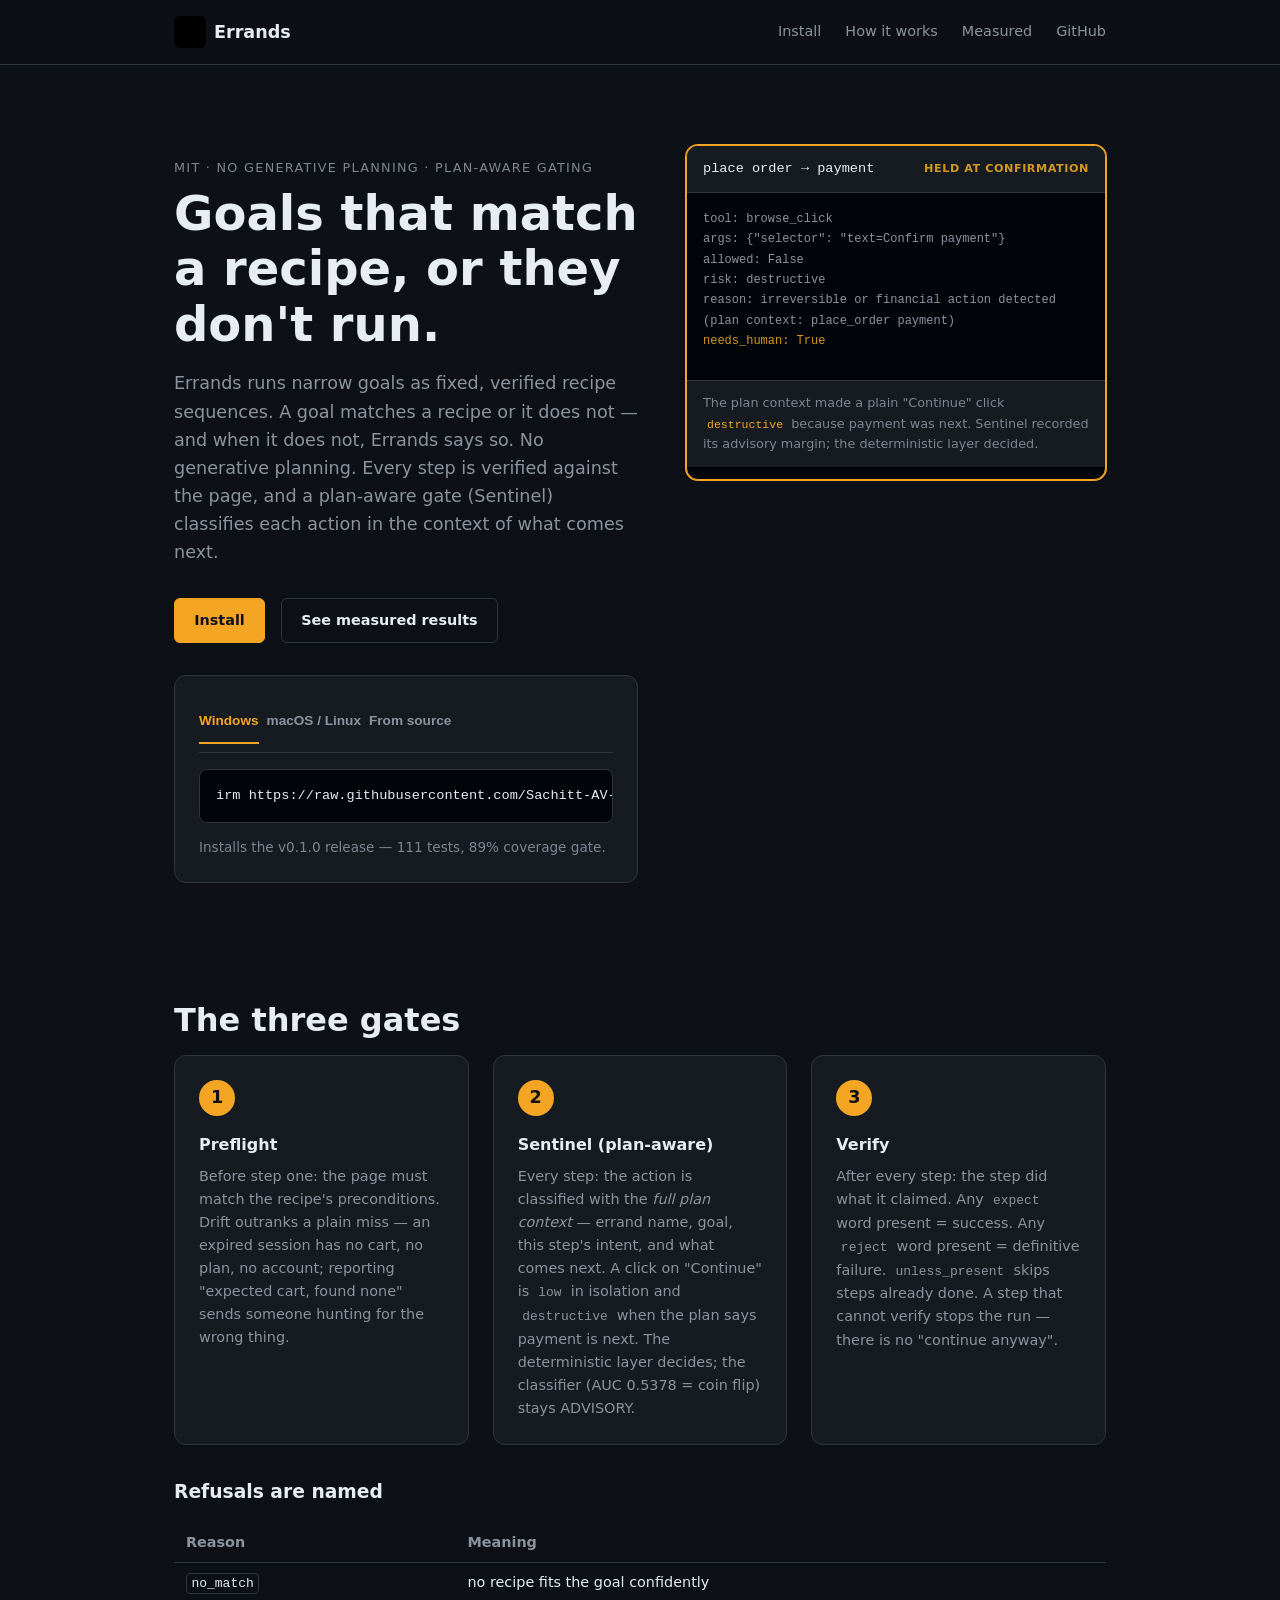
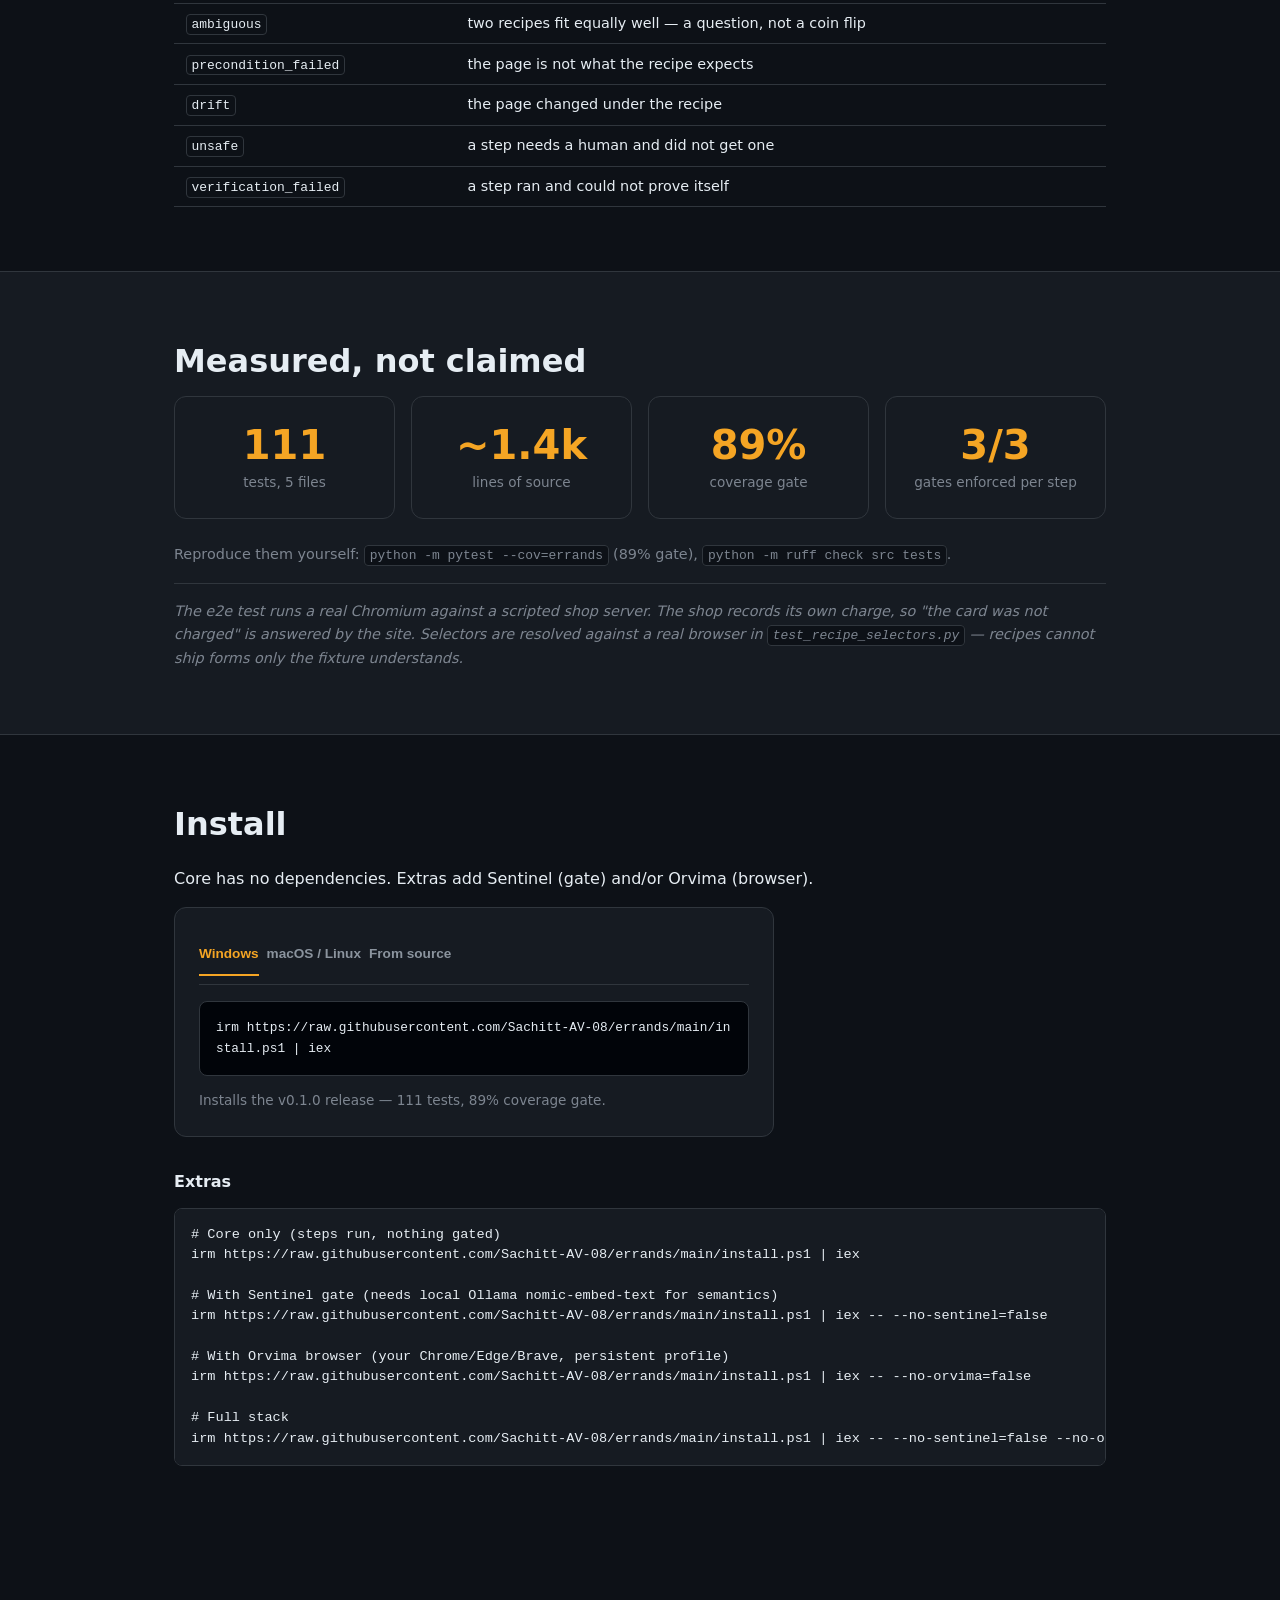
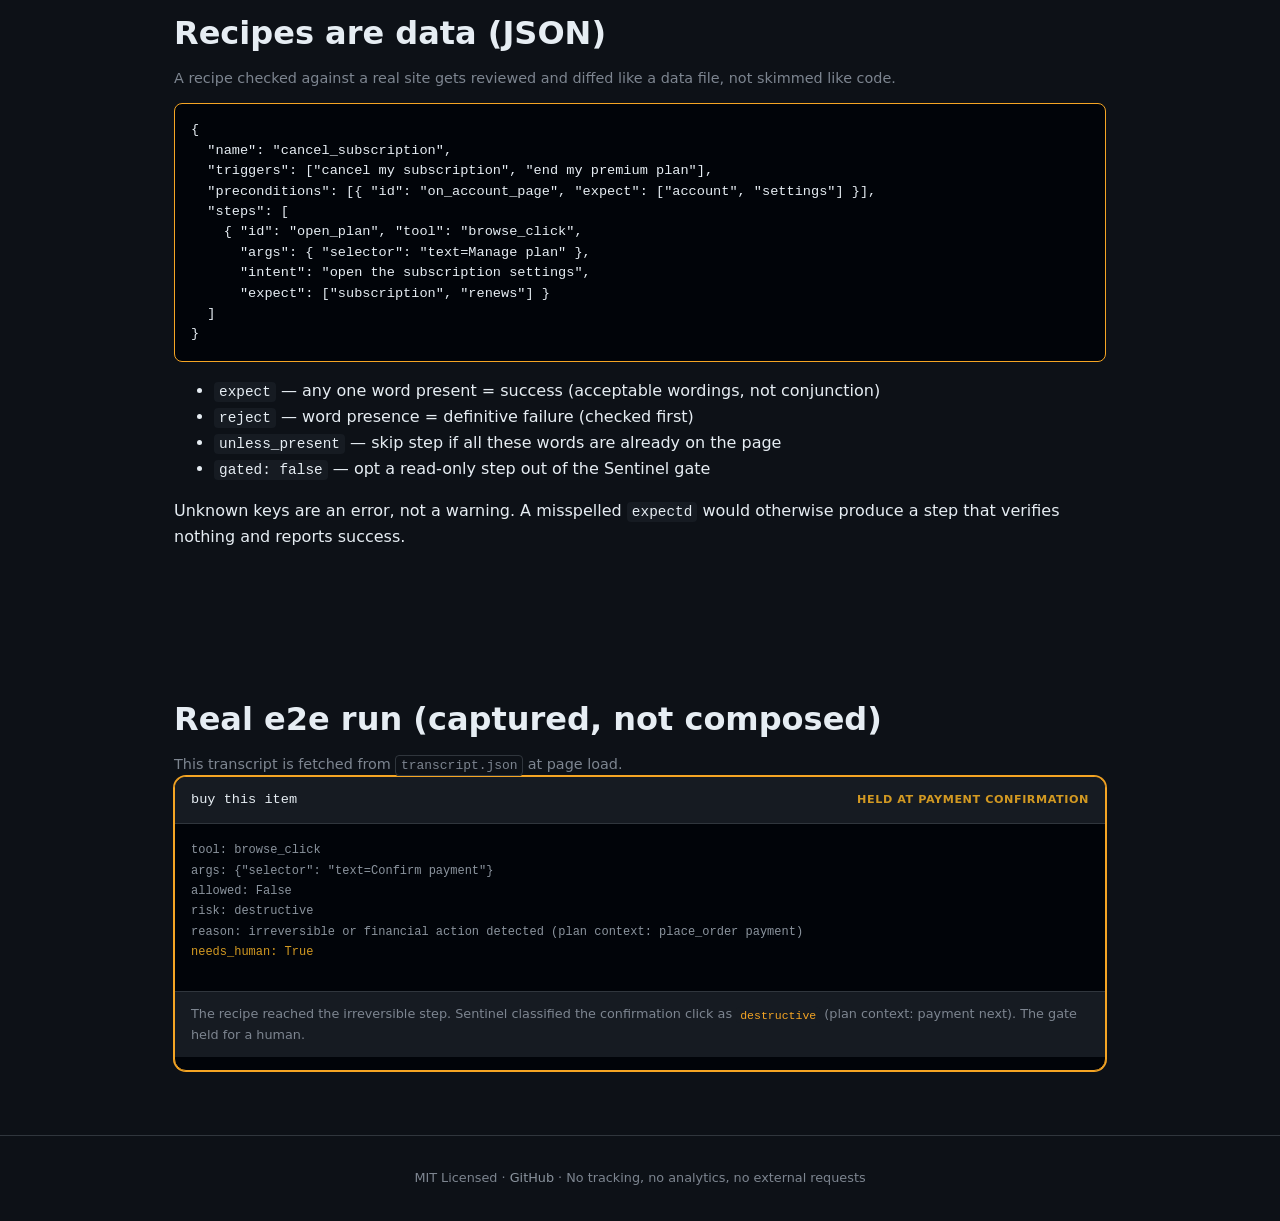
<file: docs/index.html>
<!DOCTYPE html>
<html lang="en">
<head>
  <meta charset="UTF-8">
  <meta name="viewport" content="width=device-width, initial-scale=1.0">
  <title>Errands — Narrow Goals, Fixed Verified Recipes</title>
  <link rel="stylesheet" href="style.css">
</head>
<body>
  <header>
    <div class="container">
      <a class="brand" href="/">
        <img src="mark.svg" alt="" width="32" height="32">
        <span>Errands</span>
      </a>
      <nav class="navlinks">
        <a href="#install">Install</a>
        <a href="#how-it-works">How it works</a>
        <a href="#measured">Measured</a>
        <a href="https://github.com/Sachitt-AV-08/errands" target="_blank" rel="noopener">GitHub</a>
      </nav>
    </div>
  </header>

  <main>
    <section class="hero reveal">
      <div class="container hero-inner">
        <div class="hero-copy">
          <p class="eyebrow">MIT &middot; no generative planning &middot; plan-aware gating</p>
          <h1>Goals that match a recipe, or they don't run.</h1>
          <p class="lede">
            Errands runs narrow goals as fixed, verified recipe sequences. A goal matches a recipe
            or it does not — and when it does not, Errands says so. No generative planning.
            Every step is verified against the page, and a plan-aware gate (Sentinel) classifies
            each action in the context of what comes next.
          </p>

          <div class="cta">
            <a class="btn primary" href="#install">Install</a>
            <a class="btn secondary" href="#measured">See measured results</a>
          </div>

          <div class="installbox">
            <div class="tabs" role="tablist" aria-label="Install command">
              <button class="tab active" data-os="win" role="tab" aria-selected="true">Windows</button>
              <button class="tab" data-os="unix" role="tab" aria-selected="false">macOS / Linux</button>
              <button class="tab" data-os="src" role="tab" aria-selected="false">From source</button>
            </div>
            <pre><code id="installcmd-hero">irm https://raw.githubusercontent.com/Sachitt-AV-08/errands/main/install.ps1 | iex</code></pre>
            <p class="installnote" id="installnote-hero">
              Installs the v0.1.0 release &mdash; 111 tests, 89% coverage gate.
            </p>
          </div>
        </div>

        <div class="hero-proof">
          <div class="runner highlight">
            <div class="runnerhead">
              <span class="goal">place order → payment</span>
              <span class="stepcount">held at confirmation</span>
            </div>
            <div class="term" id="term-gate-hero" role="region" aria-label="A payment click held by the plan-aware gate" aria-live="off"></div>
            <p class="runnerfoot">
              The plan context made a plain "Continue" click <code>destructive</code> because payment was next.
              Sentinel recorded its advisory margin; the deterministic layer decided.
            </p>
          </div>
        </div>
      </div>
    </section>

    <section id="how-it-works" class="how reveal">
      <div class="container">
        <h2>The three gates</h2>
        <div class="gates">
          <div class="gate">
            <div class="gatenum">1</div>
            <div class="gatetext">
              <h3>Preflight</h3>
              <p>Before step one: the page must match the recipe's preconditions. Drift outranks a plain miss —
              an expired session has no cart, no plan, no account; reporting "expected cart, found none"
              sends someone hunting for the wrong thing.</p>
            </div>
          </div>
          <div class="gate">
            <div class="gatenum">2</div>
            <div class="gatetext">
              <h3>Sentinel (plan-aware)</h3>
              <p>Every step: the action is classified with the <em>full plan context</em> — errand name, goal,
              this step's intent, and what comes next. A click on "Continue" is <code>low</code> in isolation
              and <code>destructive</code> when the plan says payment is next. The deterministic layer decides;
              the classifier (AUC 0.5378 = coin flip) stays ADVISORY.</p>
            </div>
          </div>
          <div class="gate">
            <div class="gatenum">3</div>
            <div class="gatetext">
              <h3>Verify</h3>
              <p>After every step: the step did what it claimed. Any <code>expect</code> word present = success.
              Any <code>reject</code> word present = definitive failure. <code>unless_present</code> skips steps
              already done. A step that cannot verify stops the run — there is no "continue anyway".</p>
            </div>
          </div>
        </div>

        <div class="refusal-box">
          <h3>Refusals are named</h3>
          <table>
            <thead><tr><th>Reason</th><th>Meaning</th></tr></thead>
            <tbody>
              <tr><td><code>no_match</code></td><td>no recipe fits the goal confidently</td></tr>
              <tr><td><code>ambiguous</code></td><td>two recipes fit equally well — a question, not a coin flip</td></tr>
              <tr><td><code>precondition_failed</code></td><td>the page is not what the recipe expects</td></tr>
              <tr><td><code>drift</code></td><td>the page changed under the recipe</td></tr>
              <tr><td><code>unsafe</code></td><td>a step needs a human and did not get one</td></tr>
              <tr><td><code>verification_failed</code></td><td>a step ran and could not prove itself</td></tr>
            </tbody>
          </table>
        </div>
      </div>
    </section>

    <section id="measured" class="facts reveal">
      <div class="container">
        <h2>Measured, not claimed</h2>
        <div class="stats">
          <div class="stat"><b>111</b><span>tests, 5 files</span></div>
          <div class="stat"><b>~1.4k</b><span>lines of source</span></div>
          <div class="stat"><b>89%</b><span>coverage gate</span></div>
          <div class="stat"><b>3/3</b><span>gates enforced per step</span></div>
        </div>
        <p class="footnote">
          Reproduce them yourself:
          <code>python -m pytest --cov=errands</code> (89% gate),
          <code>python -m ruff check src tests</code>.
        </p>
        <p class="footnote honest">
          The e2e test runs a real Chromium against a scripted shop server. The shop records its own charge,
          so "the card was not charged" is answered by the site. Selectors are resolved against a real browser
          in <code>test_recipe_selectors.py</code> — recipes cannot ship forms only the fixture understands.
        </p>
      </div>
    </section>

    <section id="install" class="install reveal">
      <div class="container">
        <h2>Install</h2>
        <p class="lede-small">Core has no dependencies. Extras add Sentinel (gate) and/or Orvima (browser).</p>

        <div class="installbox">
          <div class="tabs" role="tablist" aria-label="Install command">
            <button class="tab active" data-os="win" role="tab" aria-selected="true">Windows</button>
            <button class="tab" data-os="unix" role="tab" aria-selected="false">macOS / Linux</button>
            <button class="tab" data-os="src" role="tab" aria-selected="false">From source</button>
          </div>
          <pre><code id="installcmd">irm https://raw.githubusercontent.com/Sachitt-AV-08/errands/main/install.ps1 | iex</code></pre>
          <p class="installnote" id="installnote">
            Installs the v0.1.0 release &mdash; 111 tests, 89% coverage gate.
          </p>
        </div>

        <div class="install-opts">
          <h3>Extras</h3>
          <pre><code># Core only (steps run, nothing gated)
irm https://raw.githubusercontent.com/Sachitt-AV-08/errands/main/install.ps1 | iex

# With Sentinel gate (needs local Ollama nomic-embed-text for semantics)
irm https://raw.githubusercontent.com/Sachitt-AV-08/errands/main/install.ps1 | iex -- --no-sentinel=false

# With Orvima browser (your Chrome/Edge/Brave, persistent profile)
irm https://raw.githubusercontent.com/Sachitt-AV-08/errands/main/install.ps1 | iex -- --no-orvima=false

# Full stack
irm https://raw.githubusercontent.com/Sachitt-AV-08/errands/main/install.ps1 | iex -- --no-sentinel=false --no-orvima=false</code></pre>
        </div>
      </div>
    </section>

    <section id="recipes" class="recipes reveal">
      <div class="container">
        <h2>Recipes are data (JSON)</h2>
        <p class="footnote">A recipe checked against a real site gets reviewed and diffed like a data file, not skimmed like code.</p>
        <pre><code>{
  "name": "cancel_subscription",
  "triggers": ["cancel my subscription", "end my premium plan"],
  "preconditions": [{ "id": "on_account_page", "expect": ["account", "settings"] }],
  "steps": [
    { "id": "open_plan", "tool": "browse_click",
      "args": { "selector": "text=Manage plan" },
      "intent": "open the subscription settings",
      "expect": ["subscription", "renews"] }
  ]
}</code></pre>
        <ul>
          <li><code>expect</code> — any one word present = success (acceptable wordings, not conjunction)</li>
          <li><code>reject</code> — word presence = definitive failure (checked first)</li>
          <li><code>unless_present</code> — skip step if all these words are already on the page</li>
          <li><code>gated: false</code> — opt a read-only step out of the Sentinel gate</li>
        </ul>
        <p>Unknown keys are an error, not a warning. A misspelled <code>expectd</code> would otherwise
        produce a step that verifies nothing and reports success.</p>
      </div>
    </section>

    <section id="transcript" class="transcript reveal">
      <div class="container">
        <h2>Real e2e run (captured, not composed)</h2>
        <p class="footnote">This transcript is fetched from <code>transcript.json</code> at page load.</p>

        <div class="runner highlight">
          <div class="runnerhead">
            <span class="goal">buy this item</span>
            <span class="stepcount">held at payment confirmation</span>
          </div>
          <div class="term" id="term-gate" role="region" aria-label="A payment confirmation held by the gate" aria-live="off"></div>
          <p class="runnerfoot">
            The recipe reached the irreversible step. Sentinel classified the confirmation click as
            <code>destructive</code> (plan context: payment next). The gate held for a human.
          </p>
        </div>
      </div>
    </section>
  </main>

  <footer>
    <div class="container">
      <p>MIT Licensed &middot; <a href="https://github.com/Sachitt-AV-08/errands">GitHub</a> &middot; No tracking, no analytics, no external requests</p>
    </div>
  </footer>

  <script src="main.js?v=2"></script>
</body>
</html>
</file>
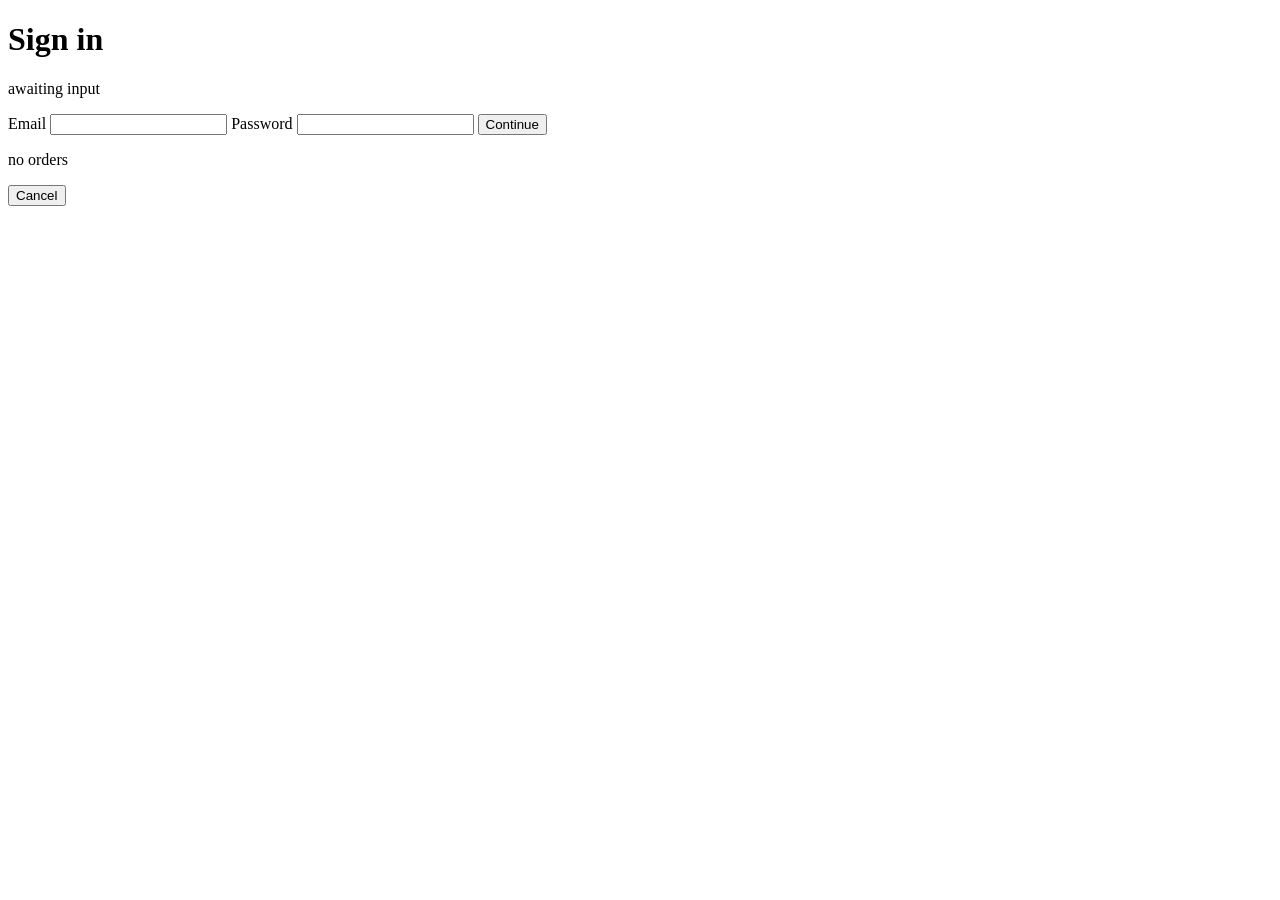
<file: tests/fixtures/form_page.html>
<!doctype html>
<html lang="en">
<head>
  <meta charset="utf-8">
  <title>Account</title>
</head>
<body>
  <h1>Sign in</h1>
  <p id="status">awaiting input</p>

  <form id="login" onsubmit="return false;">
    <label for="email">Email</label>
    <input id="email" name="identifier" type="text" autocomplete="off">

    <label for="pw">Password</label>
    <input id="pw" name="password" type="password">

    <button id="go" type="button"
            onclick="document.getElementById('status').textContent = 'accepted the click'">
      Continue
    </button>
  </form>

  <p id="detail">no orders</p>

  <!-- A second target, so a test that clicks the wrong element is caught rather
       than passing because the only element it ever clicks is the right one. -->
  <button id="cancel" type="button"
          onclick="document.getElementById('status').textContent = 'cancelled'">
    Cancel
  </button>
</body>
</html>
</file>
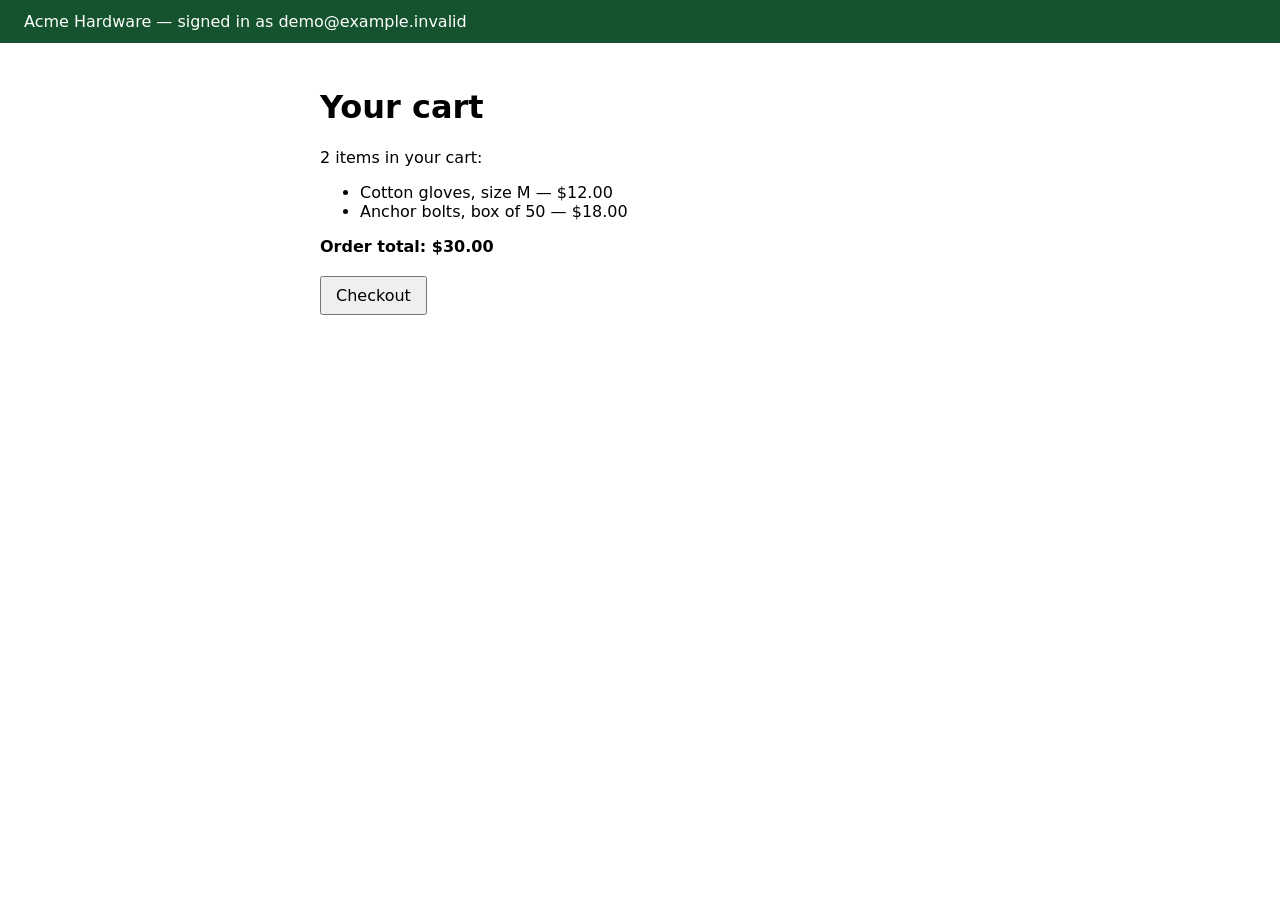
<file: tests/fixtures/shop_cart.html>
<!doctype html>
<html lang="en">
<head>
  <meta charset="utf-8">
  <title>Acme Hardware - your cart</title>
  <style>
    body { margin: 0; font-family: system-ui, sans-serif; }
    .wrap { max-width: 640px; margin: 0 auto; padding: 24px; }
    nav { padding: 12px 24px; background: #14532d; color: #fff; }
    button { font: inherit; padding: 8px 14px; margin: 4px 4px 4px 0; }
    .order-total { font-weight: 700; }
  </style>
</head>
<body>
  <nav>Acme Hardware &mdash; signed in as demo@example.invalid</nav>

  <div class="wrap">
    <h1>Your cart</h1>
    <p>2 items in your cart:</p>
    <ul>
      <li>Cotton gloves, size M &mdash; $12.00</li>
      <li>Anchor bolts, box of 50 &mdash; $18.00</li>
    </ul>
    <p class="order-total">Order total: $30.00</p>
    <button id="checkout" type="button" onclick="go('checkout')">Checkout</button>
  </div>

  <script>
    // This fixture is the real web as far as Errands is concerned: a served page
    // that a real Chromium loads, clicks and reads. The tests that use it make
    // no assertions about the simulator, and none about network access.
    function go(page) {
      window.location.href = new URL('shop_' + page + '.html', window.location.href).href;
    }
    // A charge is recorded on the page itself, so "did this purchase happen" is
    // answered by the site rather than by anything the test wants to be true.
    window.__charged = false;
  </script>
</body>
</html>
</file>
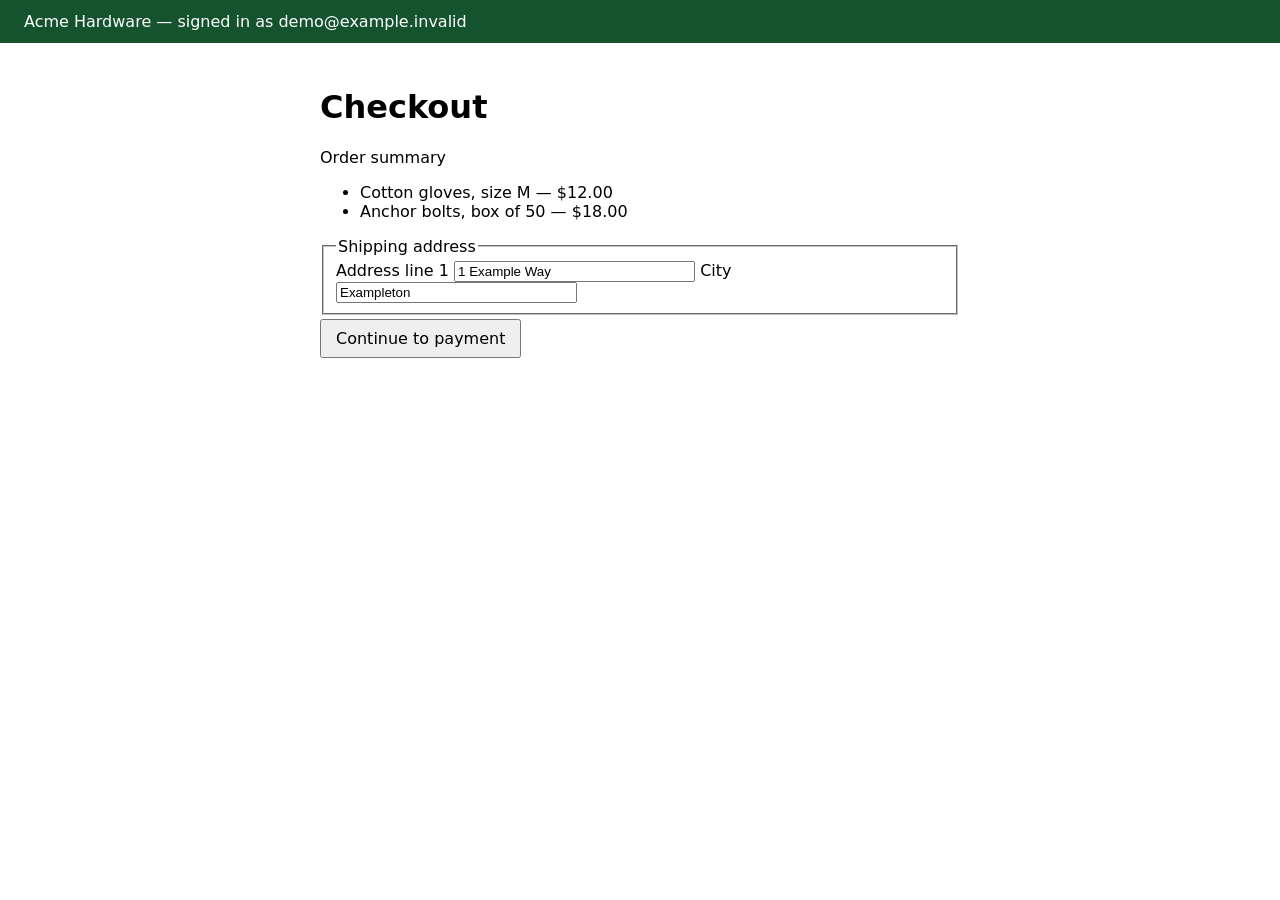
<file: tests/fixtures/shop_checkout.html>
<!doctype html>
<html lang="en">
<head>
  <meta charset="utf-8">
  <title>Acme Hardware - checkout</title>
  <style>
    body { margin: 0; font-family: system-ui, sans-serif; }
    .wrap { max-width: 640px; margin: 0 auto; padding: 24px; }
    nav { padding: 12px 24px; background: #14532d; color: #fff; }
    button { font: inherit; padding: 8px 14px; margin: 4px 4px 4px 0; }
    .order-total { font-weight: 700; }
  </style>
</head>
<body>
  <nav>Acme Hardware &mdash; signed in as demo@example.invalid</nav>

  <div class="wrap">
    <h1>Checkout</h1>
    <p>Order summary</p>
    <ul>
      <li>Cotton gloves, size M &mdash; $12.00</li>
      <li>Anchor bolts, box of 50 &mdash; $18.00</li>
    </ul>

    <fieldset>
      <legend>Shipping address</legend>
      <label for="addr1">Address line 1</label>
      <input id="addr1" value="1 Example Way" size="28">
      <label for="city">City</label>
      <input id="city" value="Exampleton" size="28">
    </fieldset>

    <button id="to-payment" type="button" onclick="go('payment')">
      Continue to payment
    </button>
  </div>

  <script>
    function go(page) {
      window.location.href = new URL('shop_' + page + '.html', window.location.href).href;
    }
  </script>
</body>
</html>
</file>
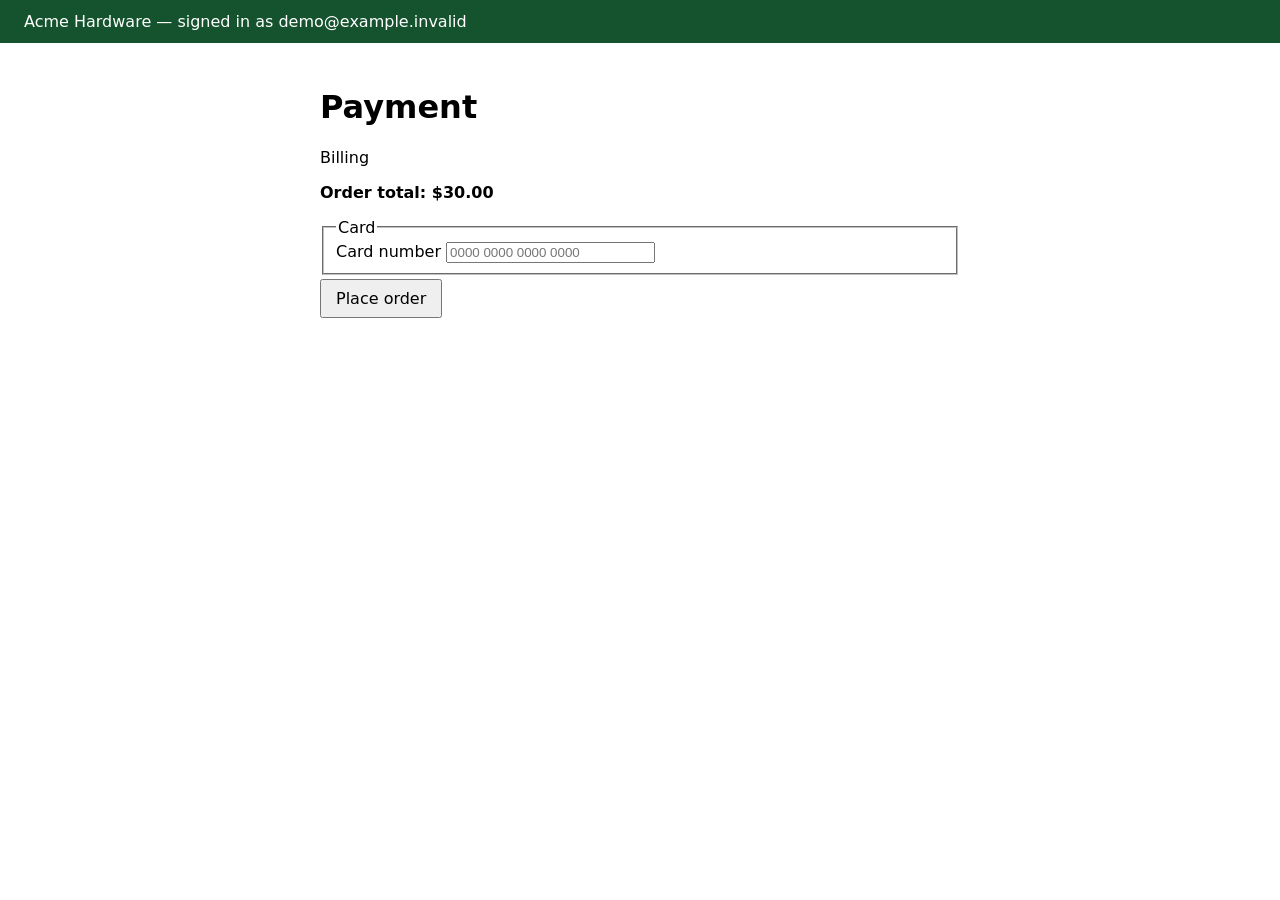
<file: tests/fixtures/shop_payment.html>
<!doctype html>
<html lang="en">
<head>
  <meta charset="utf-8">
  <title>Acme Hardware - payment</title>
  <style>
    body { margin: 0; font-family: system-ui, sans-serif; }
    .wrap { max-width: 640px; margin: 0 auto; padding: 24px; }
    nav { padding: 12px 24px; background: #14532d; color: #fff; }
    button { font: inherit; padding: 8px 14px; margin: 4px 4px 4px 0; }
    .order-total { font-weight: 700; }
  </style>
</head>
<body>
  <nav>Acme Hardware &mdash; signed in as demo@example.invalid</nav>

  <div class="wrap">
    <h1>Payment</h1>
    <p>Billing</p>
    <p class="order-total">Order total: $30.00</p>

    <fieldset>
      <legend>Card</legend>
      <label for="card">Card number</label>
      <!-- Deliberately not a real PAN format; a fixture must never hold a value
           that a scanner would flag as a live card. -->
      <input id="card" inputmode="numeric" size="24" placeholder="0000 0000 0000 0000">
    </fieldset>

    <button id="place-order" type="button" onclick="charge()">Place order</button>
  </div>

  <script>
    // The charge. `place_order.json` ends by clicking this button, and the whole
    // point of Errands is that it must NOT get here unattended. Recording it on
    // the page means the tests can assert money was not spent, rather than
    // trusting that a refusal happened to mean anything.
    window.__charged = false;
    window.__chargeAttempts = 0;

    function charge() {
      window.__chargeAttempts += 1;
      window.__charged = true;
      document.getElementById('receipt').hidden = false;
    }

    window.addEventListener('DOMContentLoaded', function () {
      const r = document.createElement('p');
      r.id = 'receipt';
      r.hidden = true;
      r.textContent = 'Order confirmed. Order number ACME-1001. Thank you.';
      document.querySelector('.wrap').appendChild(r);
    });
  </script>
</body>
</html>
</file>
<file: docs/style.css>
/* Errands docs — single stylesheet, no framework, no CDN */

:root {
  --bg: #0D1117;
  --bg-soft: #161B22;
  --fg: #E6EDF3;
  --fg-dim: #8B949E;
  --fg-faint: #7D8590;
  --accent: #F5A524;
  --good: #3FB950;
  --warn: #D29922;
  --bad: #F85149;
  --border: #30363D;
  --card: #161B22;
  --focus: #58A6FF;
  --mono: ui-monospace, SFMono-Regular, "SF Mono", Menlo, Consolas, "Liberation Mono", monospace;
}

*, *::before, *::after { box-sizing: border-box; }
html { scroll-behavior: smooth; }

body {
  margin: 0;
  font-family: system-ui, -apple-system, BlinkMacSystemFont, "Segoe UI", Roboto, Oxygen, Ubuntu, Cantarell, sans-serif;
  background: var(--bg);
  color: var(--fg);
  line-height: 1.6;
  -webkit-font-smoothing: antialiased;
}

a { color: var(--accent); text-decoration: none; }
a:hover { text-decoration: underline; }
code { font-family: var(--mono); font-size: 0.9em; background: var(--bg-soft); padding: 0.15em 0.35em; border-radius: 4px; }
pre { font-family: var(--mono); font-size: 0.85em; line-height: 1.5; background: #010409; border: 1px solid var(--border); border-radius: 8px; padding: 1rem; overflow-x: auto; }
pre code { background: none; padding: 0; font-size: inherit; }
kbd { font-family: var(--mono); font-size: 0.8em; background: var(--bg-soft); border: 1px solid var(--border); border-radius: 3px; padding: 0.1em 0.4em; }

.container { max-width: 980px; margin: 0 auto; padding: 0 1.5rem; }

header { position: sticky; top: 0; z-index: 100; background: rgba(13,17,23,0.95); backdrop-filter: blur(8px); border-bottom: 1px solid var(--border); }
header .container { display: flex; align-items: center; justify-content: space-between; height: 64px; }
.brand { display: flex; align-items: center; gap: 0.5rem; font-weight: 700; font-size: 1.1rem; color: var(--fg); min-height: 44px; }
.brand img { display: block; height: 32px; width: auto; }
.navlinks { display: flex; gap: 1.5rem; }
.navlinks a { color: var(--fg-dim); font-size: 0.9rem; font-weight: 500; }
.navlinks a:hover { color: var(--accent); text-decoration: none; }

.btn { display: inline-flex; align-items: center; gap: 0.5rem; padding: 0.6rem 1.2rem; border-radius: 6px; font-weight: 600; font-size: 0.9rem; border: 1px solid transparent; cursor: pointer; transition: background 0.15s, border-color 0.15s, color 0.15s; min-height: 44px; }
.btn.primary { background: var(--accent); color: #0D1117; border-color: var(--accent); }
.btn.primary:hover { background: #e6961f; border-color: #e6961f; color: #0D1117; text-decoration: none; }
.btn.secondary { background: transparent; color: var(--fg); border-color: var(--border); }
.btn.secondary:hover { background: var(--bg-soft); border-color: var(--accent); color: var(--accent); text-decoration: none; }

.hero { padding: 5rem 0 3rem; }
.hero-inner { display: grid; grid-template-columns: 1fr 420px; gap: 3rem; align-items: start; }
.hero-inner > * { min-width: 0; }
.hero-inner > * { min-width: 0; }
@media (max-width: 900px) { .hero-inner { grid-template-columns: 1fr; } .hero-proof { order: -1; } }
.eyebrow { font-size: 0.8rem; text-transform: uppercase; letter-spacing: 0.1em; color: var(--fg-faint); margin-bottom: 0.5rem; }
.hero h1 { font-size: clamp(2rem, 5vw, 3rem); line-height: 1.15; margin: 0 0 1rem; font-weight: 700; }
.lede { font-size: 1.1rem; color: var(--fg-dim); max-width: 55ch; margin-bottom: 2rem; }
.cta { display: flex; gap: 1rem; flex-wrap: wrap; margin-bottom: 2rem; }

.installbox { background: var(--bg-soft); border: 1px solid var(--border); border-radius: 12px; padding: 1.5rem; max-width: 600px; }
.tabs { display: flex; gap: 0.5rem; margin-bottom: 1rem; border-bottom: 1px solid var(--border); padding-bottom: 0.5rem; }
.tab { background: none; border: none; color: var(--fg-dim); font-size: 0.85rem; font-weight: 600; padding: 0.75rem 0; cursor: pointer; border-bottom: 2px solid transparent; transition: color 0.1s, border-color 0.1s; min-height: 44px; }
.tab:hover { color: var(--fg); }
.tab.active { color: var(--accent); border-bottom-color: var(--accent); }
#installcmd { margin: 0; white-space: pre-wrap; word-break: break-all; font-size: 0.8rem; line-height: 1.5; }
.installnote { margin: 0.75rem 0 0; font-size: 0.85rem; color: var(--fg-faint); }
.install-opts { margin-top: 2rem; }
.install-opts h3 { font-size: 1rem; margin-bottom: 0.75rem; }
.install-opts pre { background: var(--bg-soft); }

.hero-proof { position: sticky; top: 100px; }
.runner { background: #010409; border: 1px solid var(--border); border-radius: 12px; overflow: hidden; }
.runner.highlight { border-color: var(--accent); box-shadow: 0 0 0 1px var(--accent); }
.runnerhead { display: flex; align-items: center; justify-content: space-between; padding: 0.75rem 1rem; background: var(--bg-soft); border-bottom: 1px solid var(--border); font-size: 0.85rem; }
.goal { font-family: var(--mono); color: var(--fg); }
.stepcount { color: var(--warn); font-weight: 600; text-transform: uppercase; font-size: 0.7rem; letter-spacing: 0.05em; }
.term { padding: 1rem; font-family: var(--mono); font-size: 0.75rem; line-height: 1.7; min-height: 120px; max-height: 300px; overflow-y: auto; white-space: pre-wrap; word-break: break-word; color: var(--fg-dim); }
.term .ok { color: var(--good); }
.term .unverified { color: var(--warn); }
.runnerfoot { padding: 0.75rem 1rem; background: var(--bg-soft); border-top: 1px solid var(--border); font-size: 0.8rem; color: var(--fg-faint); }
.runnerfoot code { color: var(--accent); }

section { padding: 4rem 0; }
section.reveal { opacity: 0; transform: translateY(20px); transition: opacity 0.6s ease, transform 0.6s ease; }
section.reveal.visible { opacity: 1; transform: translateY(0); }
h2 { font-size: clamp(1.5rem, 3vw, 2rem); margin: 0 0 0.5rem; }
/* .lede-small for secondary usage */

.gates { display: grid; grid-template-columns: repeat(auto-fit, minmax(280px, 1fr)); gap: 1.5rem; }
.gate { background: var(--card); border: 1px solid var(--border); border-radius: 12px; padding: 1.5rem; }
.gatenum { width: 36px; height: 36px; border-radius: 50%; background: var(--accent); color: #0D1117; display: flex; align-items: center; justify-content: center; font-weight: 700; font-size: 1.1rem; margin-bottom: 1rem; }
.gatetext h3 { font-size: 1rem; margin: 0 0 0.5rem; }
.gatetext p { margin: 0; color: var(--fg-dim); font-size: 0.9rem; }

.refusal-box { margin-top: 2rem; }
.refusal-box h3 { margin-bottom: 1rem; }
.refusal-box table { width: 100%; border-collapse: collapse; font-size: 0.9rem; }
.refusal-box th, .refusal-box td { padding: 0.5rem 0.75rem; border-bottom: 1px solid var(--border); text-align: left; }
.refusal-box th { color: var(--fg-dim); font-weight: 600; }
.refusal-box code { background: var(--bg); border: 1px solid var(--border); }

.facts { background: var(--bg-soft); border-top: 1px solid var(--border); border-bottom: 1px solid var(--border); }
.stats { display: grid; grid-template-columns: repeat(4, 1fr); gap: 1rem; margin-bottom: 1.5rem; }
@media (max-width: 700px) { .stats { grid-template-columns: repeat(2, 1fr); } }
.stat { text-align: center; padding: 1.5rem 1rem; background: var(--card); border: 1px solid var(--border); border-radius: 12px; }
.stat b { display: block; font-size: clamp(1.8rem, 4vw, 2.5rem); color: var(--accent); line-height: 1.2; }
.stat span { font-size: 0.85rem; color: var(--fg-faint); }
.footnote { margin: 0; font-size: 0.9rem; color: var(--fg-faint); }
.footnote code { background: var(--bg); border: 1px solid var(--border); }
.footnote.honest { margin-top: 1rem; padding-top: 1rem; border-top: 1px solid var(--border); font-style: italic; }

.recipes pre { background: #010409; border-color: var(--accent); }

footer { padding: 2rem 0; border-top: 1px solid var(--border); }
footer p { margin: 0; font-size: 0.8rem; color: var(--fg-faint); text-align: center; }
footer a { color: var(--fg-dim); }
footer a:hover { color: var(--accent); }

@media (prefers-reduced-motion: reduce) {
  .reveal { opacity: 1; transform: none; transition: none; }
}

:focus-visible { outline: 2px solid var(--focus); outline-offset: 2px; }
</file>
